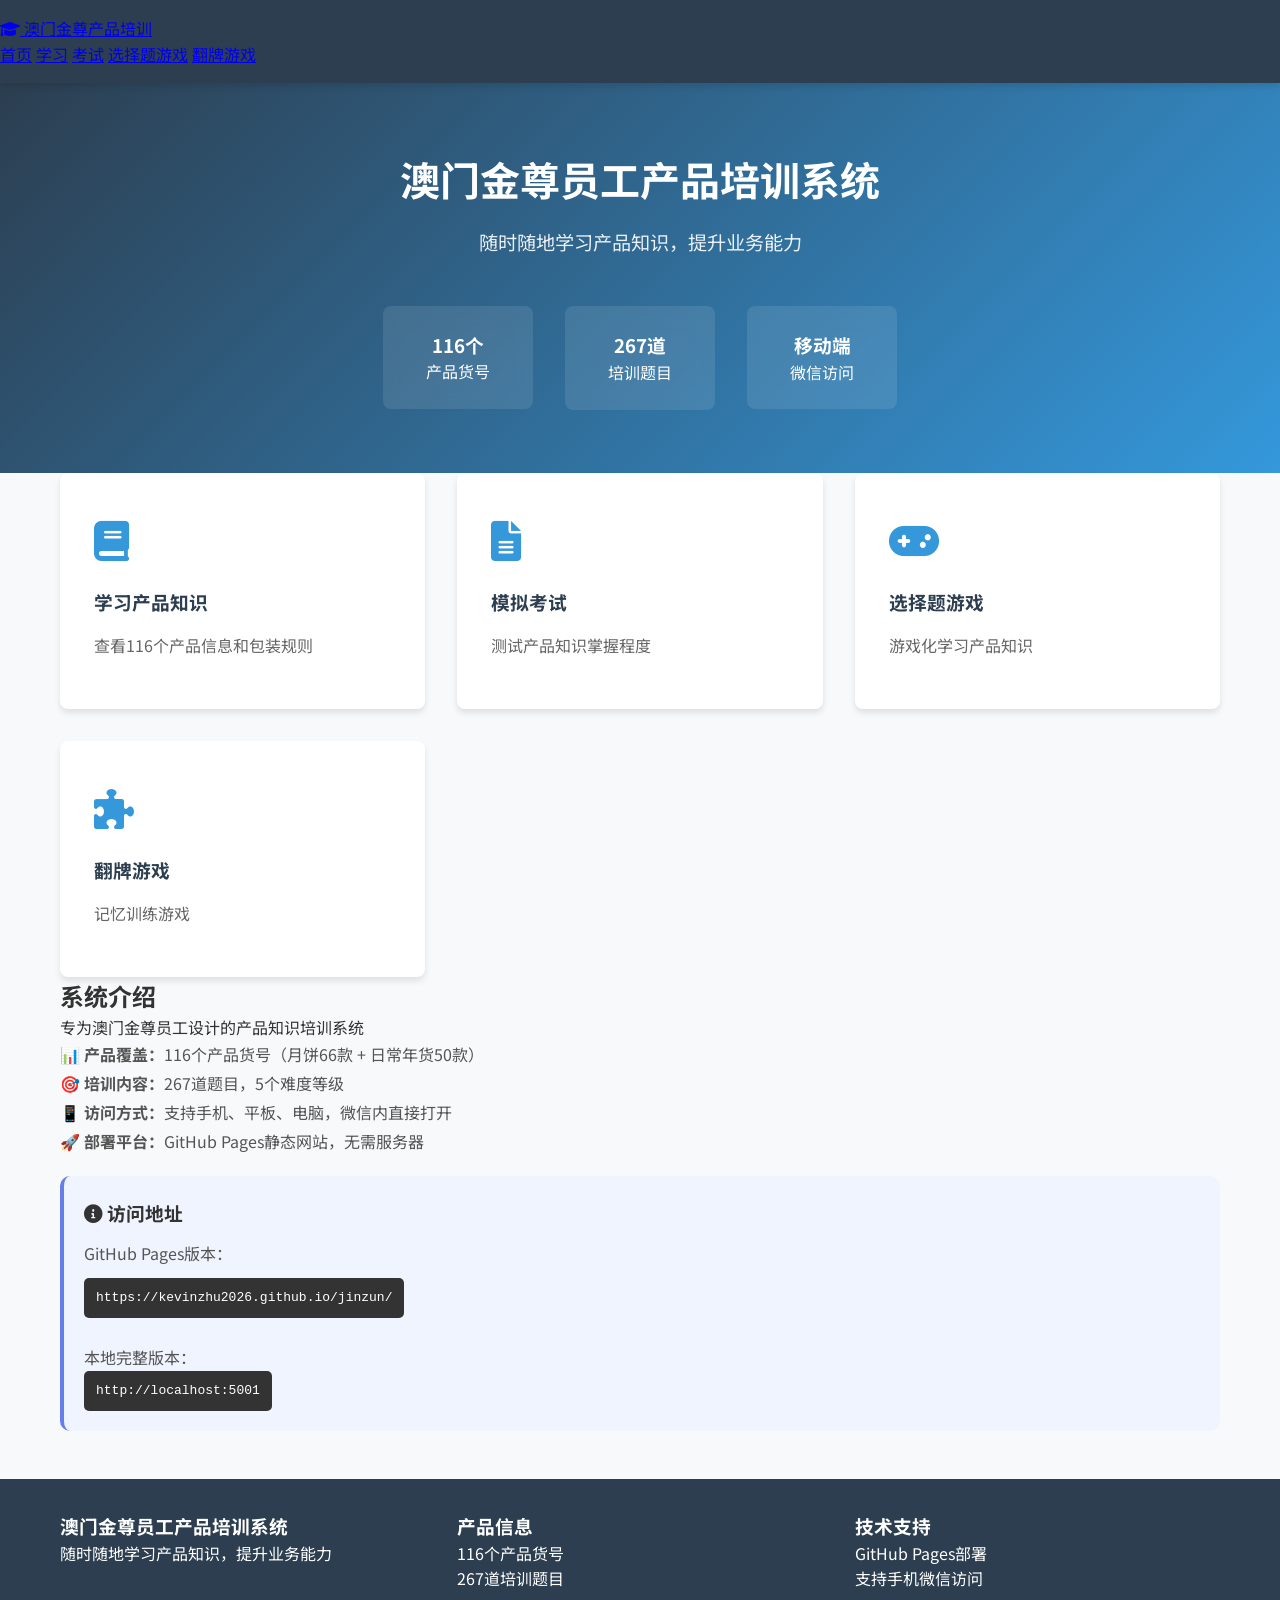
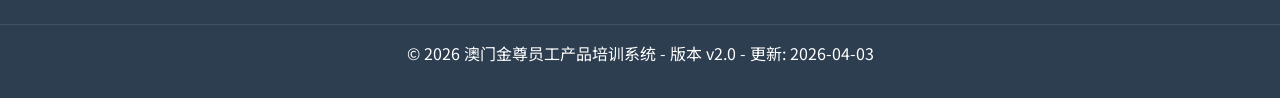
<file: index.html>
<!DOCTYPE html>
<html lang="zh-CN">
<head>
    <meta charset="UTF-8">
    <meta name="viewport" content="width=device-width, initial-scale=1.0">
    <title>澳门金尊员工产品培训系统</title>
    <!-- 第7行已修改：去掉static/css/，匹配根目录的style.css -->
    <link rel="stylesheet" href="style.css">
    <link rel="stylesheet" href="https://cdnjs.cloudflare.com/ajax/libs/font-awesome/6.0.0/css/all.min.css">
    <link href="https://fonts.googleapis.com/css2?family=Noto+Sans+SC:wght@300;400;500;700&display=swap" rel="stylesheet">
</head>
<body>
    <nav class="navbar">
        <div class="navbar-container">
            <a href="index.html" class="navbar-brand">
                <i class="fas fa-graduation-cap"></i>
                澳门金尊产品培训
            </a>
            <div class="navbar-menu">
                <a href="index.html" class="navbar-item active">首页</a>
                <a href="learn.html" class="navbar-item">学习</a>
                <a href="exam.html" class="navbar-item">考试</a>
                <a href="quiz.html" class="navbar-item">选择题游戏</a>
                <a href="game.html" class="navbar-item">翻牌游戏</a>
            </div>
        </div>
    </nav>
    
    <div class="hero">
        <div class="hero-content">
            <h1 class="hero-title">澳门金尊员工产品培训系统</h1>
            <p class="hero-subtitle">随时随地学习产品知识，提升业务能力</p>
            
            <div class="hero-stats">
                <div class="stat-card">
                    <h3>116个</h3>
                    <p>产品货号</p>
                </div>
                <div class="stat-card">
                    <h3>267道</h3>
                    <p>培训题目</p>
                </div>
                <div class="stat-card">
                    <h3>移动端</h3>
                    <p>微信访问</p>
                </div>
            </div>
        </div>
    </div>

    <div class="container">
        <div class="quick-start-grid">
            <a href="learn.html" class="quick-start-card">
                <div class="quick-start-icon">
                    <i class="fas fa-book"></i>
                </div>
                <h3>学习产品知识</h3>
                <p>查看116个产品信息和包装规则</p>
            </a>
            
            <a href="exam.html" class="quick-start-card">
                <div class="quick-start-icon">
                    <i class="fas fa-file-alt"></i>
                </div>
                <h3>模拟考试</h3>
                <p>测试产品知识掌握程度</p>
            </a>
            
            <a href="quiz.html" class="quick-start-card">
                <div class="quick-start-icon">
                    <i class="fas fa-gamepad"></i>
                </div>
                <h3>选择题游戏</h3>
                <p>游戏化学习产品知识</p>
            </a>
            
            <a href="game.html" class="quick-start-card">
                <div class="quick-start-icon">
                    <i class="fas fa-puzzle-piece"></i>
                </div>
                <h3>翻牌游戏</h3>
                <p>记忆训练游戏</p>
            </a>
        </div>
        
        <div class="content-container">
            <h2 class="content-title">系统介绍</h2>
            <p class="content-subtitle">专为澳门金尊员工设计的产品知识培训系统</p>
            
            <div style="line-height: 1.8; color: #555;">
                <p><strong>📊 产品覆盖：</strong>116个产品货号（月饼66款 + 日常年货50款）</p>
                <p><strong>🎯 培训内容：</strong>267道题目，5个难度等级</p>
                <p><strong>📱 访问方式：</strong>支持手机、平板、电脑，微信内直接打开</p>
                <p><strong>🚀 部署平台：</strong>GitHub Pages静态网站，无需服务器</p>
                
                <div style="background: #f0f4ff; padding: 20px; border-radius: 10px; margin: 20px 0; border-left: 4px solid #667eea;">
                    <h3 style="color: #333; margin-bottom: 10px;"><i class="fas fa-info-circle"></i> 访问地址</h3>
                    <p style="margin-bottom: 10px;">GitHub Pages版本：</p>
                    <code style="background: #333; color: white; padding: 8px 12px; border-radius: 5px; font-family: monospace; display: inline-block; margin-bottom: 10px;">
                        https://kevinzhu2026.github.io/jinzun/
                    </code>
                    <p style="margin-top: 15px;">本地完整版本：</p>
                    <code style="background: #333; color: white; padding: 8px 12px; border-radius: 5px; font-family: monospace; display: inline-block;">
                        http://localhost:5001
                    </code>
                </div>
            </div>
        </div>
    </div>
    
    <footer class="footer">
        <div class="footer-container">
            <div>
                <h3>澳门金尊员工产品培训系统</h3>
                <p>随时随地学习产品知识，提升业务能力</p>
            </div>
            <div>
                <h3>产品信息</h3>
                <p>116个产品货号</p>
                <p>267道培训题目</p>
            </div>
            <div>
                <h3>技术支持</h3>
                <p>GitHub Pages部署</p>
                <p>支持手机微信访问</p>
            </div>
        </div>
        <div class="footer-bottom">
            <p>© 2026 澳门金尊员工产品培训系统 - 版本 v2.0 - 更新: 2026-04-03</p>
        </div>
    </footer>
    
    <!-- JS引用已修改：去掉static/js/，匹配根目录的main.js -->
    <script src="main.js"></script>
</body>
</html>
</file>
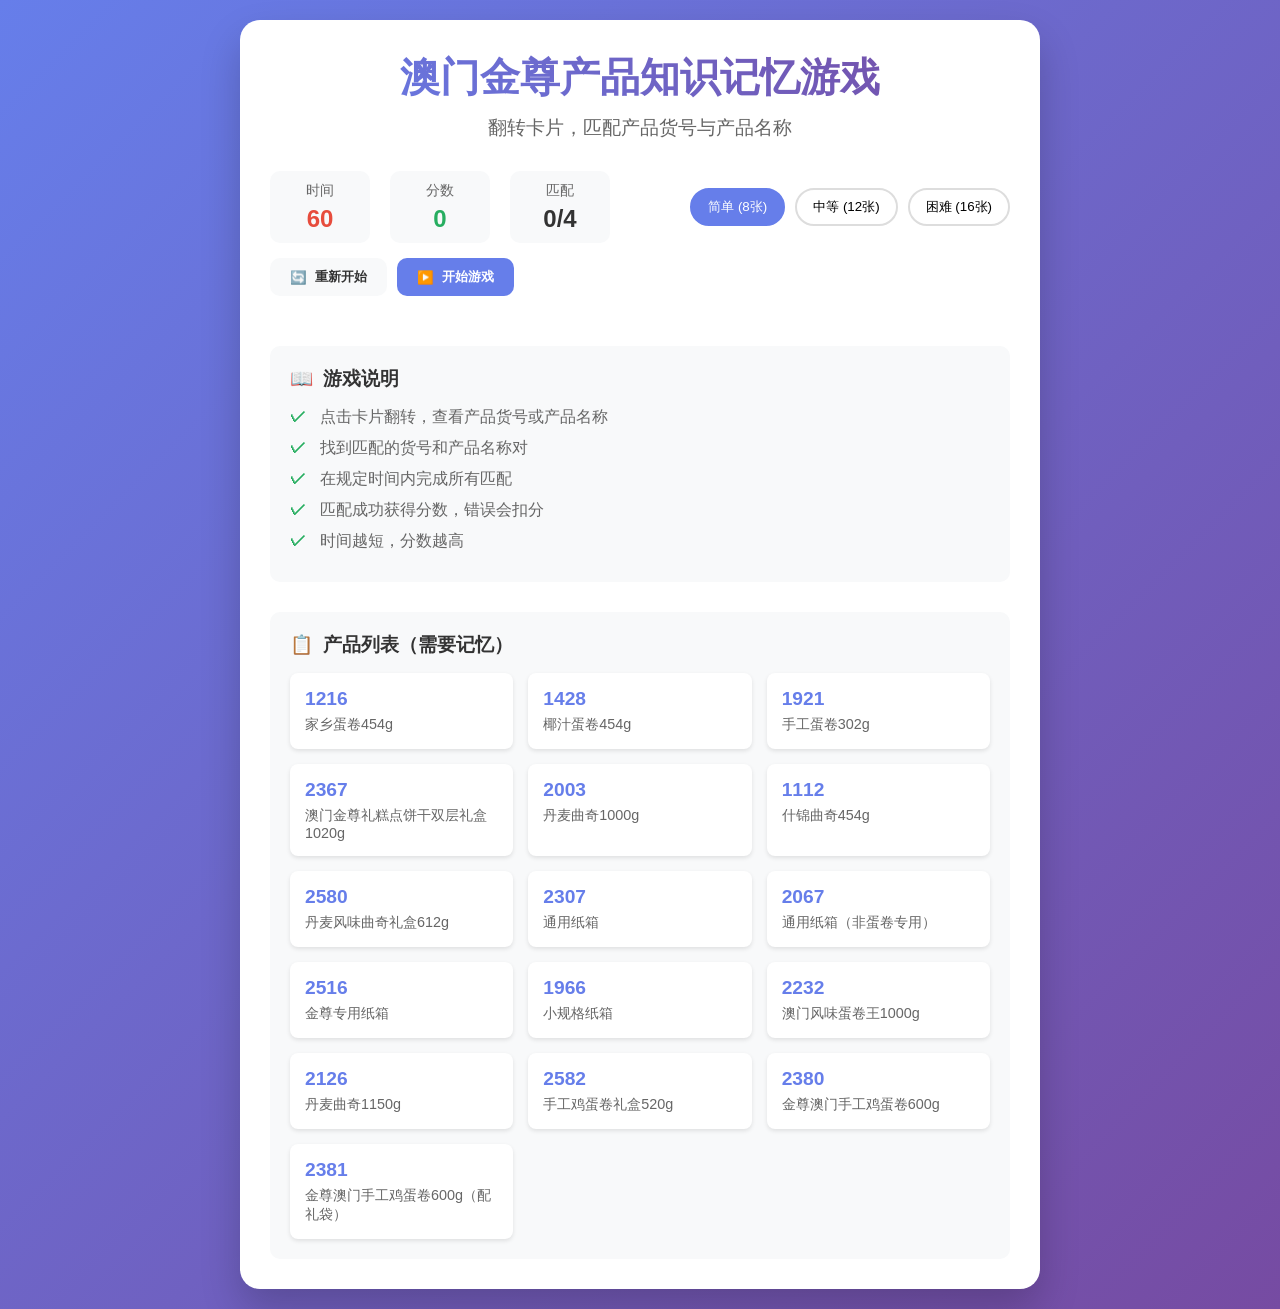
<file: game.html>
<!DOCTYPE html>
<html lang="zh-CN">
<head>
    <meta charset="UTF-8">
    <meta name="viewport" content="width=device-width, initial-scale=1.0">
    <title>澳门金尊产品知识记忆游戏</title>
    <style>
        * {
            margin: 0;
            padding: 0;
            box-sizing: border-box;
        }

        body {
            font-family: 'Arial', sans-serif;
            background: linear-gradient(135deg, #667eea 0%, #764ba2 100%);
            min-height: 100vh;
            display: flex;
            justify-content: center;
            align-items: center;
            padding: 20px;
        }

        .game-container {
            background: white;
            border-radius: 20px;
            box-shadow: 0 20px 40px rgba(0, 0, 0, 0.2);
            padding: 30px;
            max-width: 800px;
            width: 100%;
        }

        .game-header {
            text-align: center;
            margin-bottom: 30px;
        }

        .game-title {
            color: #333;
            font-size: 2.5rem;
            margin-bottom: 10px;
            background: linear-gradient(45deg, #667eea, #764ba2);
            -webkit-background-clip: text;
            -webkit-text-fill-color: transparent;
        }

        .game-subtitle {
            color: #666;
            font-size: 1.2rem;
        }

        .game-controls {
            display: flex;
            justify-content: space-between;
            align-items: center;
            margin-bottom: 20px;
            flex-wrap: wrap;
            gap: 15px;
        }

        .stats {
            display: flex;
            gap: 20px;
        }

        .stat-item {
            background: #f8f9fa;
            padding: 10px 20px;
            border-radius: 10px;
            text-align: center;
            min-width: 100px;
        }

        .stat-label {
            font-size: 0.9rem;
            color: #666;
            margin-bottom: 5px;
        }

        .stat-value {
            font-size: 1.5rem;
            font-weight: bold;
            color: #333;
        }

        #timer {
            color: #e74c3c;
        }

        #score {
            color: #27ae60;
        }

        .difficulty-selector {
            display: flex;
            gap: 10px;
            align-items: center;
        }

        .difficulty-btn {
            padding: 8px 16px;
            border: 2px solid #ddd;
            background: white;
            border-radius: 20px;
            cursor: pointer;
            transition: all 0.3s;
            font-weight: 500;
        }

        .difficulty-btn:hover {
            border-color: #667eea;
            color: #667eea;
        }

        .difficulty-btn.active {
            background: #667eea;
            color: white;
            border-color: #667eea;
        }

        .game-buttons {
            display: flex;
            gap: 10px;
        }

        .game-btn {
            padding: 10px 20px;
            border: none;
            border-radius: 10px;
            cursor: pointer;
            font-weight: bold;
            transition: all 0.3s;
            display: flex;
            align-items: center;
            gap: 8px;
        }

        .game-btn.primary {
            background: #667eea;
            color: white;
        }

        .game-btn.primary:hover {
            background: #5a67d8;
            transform: translateY(-2px);
        }

        .game-btn.secondary {
            background: #f8f9fa;
            color: #333;
        }

        .game-btn.secondary:hover {
            background: #e9ecef;
        }

        .game-board {
            display: grid;
            grid-template-columns: repeat(4, 1fr);
            gap: 15px;
            margin-bottom: 30px;
        }

        @media (max-width: 768px) {
            .game-board {
                grid-template-columns: repeat(3, 1fr);
            }
        }

        @media (max-width: 480px) {
            .game-board {
                grid-template-columns: repeat(2, 1fr);
            }
        }

        .card {
            aspect-ratio: 1;
            perspective: 1000px;
            cursor: pointer;
        }

        .card-inner {
            position: relative;
            width: 100%;
            height: 100%;
            text-align: center;
            transition: transform 0.6s;
            transform-style: preserve-3d;
            border-radius: 10px;
            box-shadow: 0 4px 8px rgba(0, 0, 0, 0.1);
        }

        .card.flipped .card-inner {
            transform: rotateY(180deg);
        }

        .card-front, .card-back {
            position: absolute;
            width: 100%;
            height: 100%;
            -webkit-backface-visibility: hidden;
            backface-visibility: hidden;
            border-radius: 10px;
            display: flex;
            justify-content: center;
            align-items: center;
            padding: 15px;
        }

        .card-front {
            background: linear-gradient(135deg, #667eea, #764ba2);
            color: white;
            font-size: 2rem;
            font-weight: bold;
        }

        .card-back {
            background: white;
            color: #333;
            transform: rotateY(180deg);
            font-size: 1.2rem;
            text-align: center;
            border: 2px solid #667eea;
            flex-direction: column;
            gap: 5px;
        }

        .card-code {
            font-size: 1.5rem;
            font-weight: bold;
            color: #667eea;
        }

        .card-name {
            font-size: 0.9rem;
            color: #666;
        }

        .card.matched {
            opacity: 0.7;
            cursor: default;
        }

        .card.matched .card-back {
            background: #d4edda;
            border-color: #27ae60;
        }

        .game-result {
            text-align: center;
            padding: 30px;
            background: #f8f9fa;
            border-radius: 15px;
            margin-top: 20px;
            display: none;
        }

        .result-title {
            font-size: 2rem;
            color: #333;
            margin-bottom: 20px;
        }

        .result-stats {
            display: grid;
            grid-template-columns: repeat(3, 1fr);
            gap: 20px;
            margin-bottom: 30px;
        }

        .result-stat {
            background: white;
            padding: 20px;
            border-radius: 10px;
            box-shadow: 0 4px 6px rgba(0, 0, 0, 0.1);
        }

        .result-stat-value {
            font-size: 2rem;
            font-weight: bold;
            color: #667eea;
            margin-bottom: 5px;
        }

        .result-stat-label {
            color: #666;
            font-size: 0.9rem;
        }

        .result-message {
            font-size: 1.2rem;
            color: #666;
            margin-bottom: 30px;
            line-height: 1.6;
        }

        .result-buttons {
            display: flex;
            justify-content: center;
            gap: 15px;
        }

        .instructions {
            background: #f8f9fa;
            padding: 20px;
            border-radius: 10px;
            margin-top: 30px;
        }

        .instructions h3 {
            color: #333;
            margin-bottom: 15px;
            display: flex;
            align-items: center;
            gap: 10px;
        }

        .instructions ul {
            list-style: none;
            padding-left: 0;
        }

        .instructions li {
            margin-bottom: 10px;
            padding-left: 30px;
            position: relative;
            color: #666;
        }

        .instructions li:before {
            content: "✓";
            position: absolute;
            left: 0;
            color: #27ae60;
            font-weight: bold;
        }

        .product-list {
            margin-top: 30px;
            background: #f8f9fa;
            padding: 20px;
            border-radius: 10px;
        }

        .product-list h3 {
            color: #333;
            margin-bottom: 15px;
            display: flex;
            align-items: center;
            gap: 10px;
        }

        .product-grid {
            display: grid;
            grid-template-columns: repeat(auto-fill, minmax(200px, 1fr));
            gap: 15px;
        }

        .product-item {
            background: white;
            padding: 15px;
            border-radius: 8px;
            box-shadow: 0 2px 4px rgba(0, 0, 0, 0.1);
        }

        .product-code {
            font-weight: bold;
            color: #667eea;
            font-size: 1.2rem;
            margin-bottom: 5px;
        }

        .product-name {
            color: #666;
            font-size: 0.9rem;
        }
    </style>
</head>
<body>
    <div class="game-container">
        <!-- 游戏标题 -->
        <div class="game-header">
            <h1 class="game-title">澳门金尊产品知识记忆游戏</h1>
            <p class="game-subtitle">翻转卡片，匹配产品货号与产品名称</p>
        </div>

        <!-- 游戏控制 -->
        <div class="game-controls">
            <div class="stats">
                <div class="stat-item">
                    <div class="stat-label">时间</div>
                    <div class="stat-value" id="timer">60</div>
                </div>
                <div class="stat-item">
                    <div class="stat-label">分数</div>
                    <div class="stat-value" id="score">0</div>
                </div>
                <div class="stat-item">
                    <div class="stat-label">匹配</div>
                    <div class="stat-value" id="matches">0/8</div>
                </div>
            </div>

            <div class="difficulty-selector">
                <button class="difficulty-btn active" data-level="easy">简单 (8张)</button>
                <button class="difficulty-btn" data-level="medium">中等 (12张)</button>
                <button class="difficulty-btn" data-level="hard">困难 (16张)</button>
            </div>

            <div class="game-buttons">
                <button class="game-btn secondary" id="btnRestart">
                    <span>🔄</span> 重新开始
                </button>
                <button class="game-btn primary" id="btnStart">
                    <span>▶️</span> 开始游戏
                </button>
            </div>
        </div>

        <!-- 游戏棋盘 -->
        <div class="game-board" id="gameBoard">
            <!-- 卡片由JavaScript动态生成 -->
        </div>

        <!-- 游戏结果 -->
        <div class="game-result" id="gameResult">
            <h2 class="result-title">游戏结束！</h2>
            
            <div class="result-stats">
                <div class="result-stat">
                    <div class="result-stat-value" id="finalScore">0</div>
                    <div class="result-stat-label">最终分数</div>
                </div>
                <div class="result-stat">
                    <div class="result-stat-value" id="finalTime">0s</div>
                    <div class="result-stat-label">用时</div>
                </div>
                <div class="result-stat">
                    <div class="result-stat-value" id="finalMoves">0</div>
                    <div class="result-stat-label">移动次数</div>
                </div>
            </div>

            <div class="result-message" id="resultMessage">
                继续努力，下次会更好！
            </div>

            <div class="result-buttons">
                <button class="game-btn secondary" id="btnPlayAgain">
                    <span>🔄</span> 再玩一次
                </button>
                <button class="game-btn primary" id="btnNextLevel">
                    <span>🚀</span> 下一难度
                </button>
            </div>
        </div>

        <!-- 游戏说明 -->
        <div class="instructions">
            <h3><span>📖</span> 游戏说明</h3>
            <ul>
                <li>点击卡片翻转，查看产品货号或产品名称</li>
                <li>找到匹配的货号和产品名称对</li>
                <li>在规定时间内完成所有匹配</li>
                <li>匹配成功获得分数，错误会扣分</li>
                <li>时间越短，分数越高</li>
            </ul>
        </div>

        <!-- 产品列表 -->
        <div class="product-list">
            <h3><span>📋</span> 产品列表（需要记忆）</h3>
            <div class="product-grid" id="productList">
                <!-- 产品列表由JavaScript动态生成 -->
            </div>
        </div>
    </div>

    <script>
        // 产品数据库
        const products = [
            { code: "1216", name: "家乡蛋卷454g" },
            { code: "1428", name: "椰汁蛋卷454g" },
            { code: "1921", name: "手工蛋卷302g" },
            { code: "2367", name: "澳门金尊礼糕点饼干双层礼盒1020g" },
            { code: "2003", name: "丹麦曲奇1000g" },
            { code: "1112", name: "什锦曲奇454g" },
            { code: "2580", name: "丹麦风味曲奇礼盒612g" },
            { code: "2307", name: "通用纸箱" },
            { code: "2067", name: "通用纸箱（非蛋卷专用）" },
            { code: "2516", name: "金尊专用纸箱" },
            { code: "1966", name: "小规格纸箱" },
            { code: "2232", name: "澳门风味蛋卷王1000g" },
            { code: "2126", name: "丹麦曲奇1150g" },
            { code: "2582", name: "手工鸡蛋卷礼盒520g" },
            { code: "2380", name: "金尊澳门手工鸡蛋卷600g" },
            { code: "2381", name: "金尊澳门手工鸡蛋卷600g（配礼袋）" }
        ];

        // 游戏状态
        let gameState = {
            difficulty: 'easy',
            isPlaying: false,
            timer: 60,
            score: 0,
            matches: 0,
            totalPairs: 4,
            flippedCards: [],
            matchedCards: new Set(),
            moves: 0,
            timerInterval: null
        };

        // DOM元素
        const gameBoard = document.getElementById('gameBoard');
        const timerElement = document.getElementById('timer');
        const scoreElement = document.getElementById('score');
        const matchesElement = document.getElementById('matches');
        const gameResult = document.getElementById('gameResult');
        const productList = document.getElementById('productList');

        // 初始化游戏
        function initGame() {
            // 显示产品列表
            displayProductList();
            
            // 设置难度
            setDifficulty('easy');
            
            // 绑定事件
            bindEvents();
        }

        // 显示产品列表
        function displayProductList() {
            productList.innerHTML = '';
            products.forEach(product => {
                const productItem = document.createElement('div');
                productItem.className = 'product-item';
                productItem.innerHTML = `
                    <div class="product-code">${product.code}</div>
                    <div class="product-name">${product.name}</div>
                `;
                productList.appendChild(productItem);
            });
        }

        // 设置难度
        function setDifficulty(level) {
            gameState.difficulty = level;
            
            // 更新按钮状态
            document.querySelectorAll('.difficulty-btn').forEach(btn => {
                btn.classList.remove('active');
                if (btn.dataset.level === level) {
                    btn.classList.add('active');
                }
            });
            
            // 设置卡片数量
            switch(level) {
                case 'easy':
                    gameState.totalPairs = 4;
                    gameState.timer = 60;
                    break;
                case 'medium':
                    gameState.totalPairs = 6;
                    gameState.timer = 90;
                    break;
                case 'hard':
                    gameState.totalPairs = 8;
                    gameState.timer = 120;
                    break;
            }
            
            // 更新显示
            timerElement.textContent = gameState.timer;
            matchesElement.textContent = `0/${gameState.totalPairs}`;
        }

        // 绑定事件
        function bindEvents() {
            // 难度选择
            document.querySelectorAll('.difficulty-btn').forEach(btn => {
                btn.addEventListener('click', () => {
                    if (!gameState.isPlaying) {
                        setDifficulty(btn.dataset.level);
                    }
                });
            });
            
            // 开始游戏
            document.getElementById('btnStart').addEventListener('click', startGame);
            
            // 重新开始
            document.getElementById('btnRestart').addEventListener('click', restartGame);
            
            // 再玩一次
            document.getElementById('btnPlayAgain').addEventListener('click', restartGame);
            
            // 下一难度
            document.getElementById('btnNextLevel').addEventListener('click', nextLevel);
        }

        // 开始游戏
        function startGame() {
            if (gameState.isPlaying) return;
            
            gameState.isPlaying = true;
            gameState.score = 0;
            gameState.matches = 0;
            gameState.moves = 0;
            gameState.flippedCards = [];
            gameState.matchedCards.clear();
            
            // 更新显示
            scoreElement.textContent = '0';
            matchesElement.textContent = `0/${gameState.totalPairs}`;
            
            // 创建卡片
            createCards();
            
            // 开始计时器
            startTimer();
            
            // 隐藏结果
            gameResult.style.display = 'none';
            
            // 禁用开始按钮
            document.getElementById('btnStart').disabled = true;
            document.getElementById('btnStart').innerHTML = '<span>⏸️</span> 游戏中';
        }

        // 创建卡片
        function createCards() {
            gameBoard.innerHTML = '';
            
            // 选择产品
            const selectedProducts = getRandomProducts(gameState.totalPairs);
            
            // 创建卡片对
            let cards = [];
            selectedProducts.forEach(product => {
                // 货号卡片
                cards.push({
                    type: 'code',
                    value: product.code,
                    pair: product.name
                });
                
                // 产品名称卡片
                cards.push({
                    type: 'name',
                    value: product.name,
                    pair: product.code
                });
            });
            
            // 洗牌
            cards = shuffleArray(cards);
            
            // 创建卡片元素
            cards.forEach((card, index) => {
                const cardElement = document.createElement('div');
                cardElement.className = 'card';
                cardElement.dataset.index = index;
                cardElement.dataset.type = card.type;
                cardElement.dataset.value = card.value;
                cardElement.dataset.pair = card.pair;
                
                cardElement.innerHTML = `
                    <div class="card-inner">
                        <div class="card-front">
                            ?
                        </div>
                        <div class="card-back">
                            ${card.type === 'code' ? 
                                `<div class="card-code">${card.value}</div>` : 
                                `<div class="card-name">${card.value}</div>`
                            }
                        </div>
                    </div>
                `;
                
                cardElement.addEventListener('click', () => flipCard(cardElement));
                gameBoard.appendChild(cardElement);
            });
        }

        // 获取随机产品
        function getRandomProducts(count) {
            const shuffled = shuffleArray([...products]);
            return shuffled.slice(0, count);
        }

        // 洗牌算法
        function shuffleArray(array) {
            const newArray = [...array];
            for (let i = newArray.length - 1; i > 0; i--) {
                const j = Math.floor(Math.random() * (i + 1));
                [newArray[i], newArray[j]] = [newArray[j], newArray[i]];
            }
            return newArray;
        }

        // 翻转卡片
        function flipCard(cardElement) {
            if (!gameState.isPlaying) return;
            if (cardElement.classList.contains('flipped')) return;
            if (cardElement.classList.contains('matched')) return;
            if (gameState.flippedCards.length >= 2) return;
            
            // 翻转卡片
            cardElement.classList.add('flipped');
            gameState.flippedCards.push(cardElement);
            
            // 如果有两张卡片被翻转，检查是否匹配
            if (gameState.flippedCards.length === 2) {
                gameState.moves++;
                checkMatch();
            }
        }

        // 检查匹配
        function checkMatch() {
            const [card1, card2] = gameState.flippedCards;
            const type1 = card1.dataset.type;
            const type2 = card2.dataset.type;
            const value1 = card1.dataset.value;
            const value2 = card2.dataset.value;
            const pair1 = card1.dataset.pair;
            const pair2 = card2.dataset.pair;
            
            // 检查是否匹配（一个货号，一个对应的产品名称）
            const isMatch = (
                (type1 === 'code' && type2 === 'name' && value1 === pair2 && value2 === pair1) ||
                (type1 === 'name' && type2 === 'code' && value1 === pair2 && value2 === pair1)
            );
            
            if (isMatch) {
                // 匹配成功
                card1.classList.add('matched');
                card2.classList.add('matched');
                gameState.matchedCards.add(card1.dataset.index);
                gameState.matchedCards.add(card2.dataset.index);
                
                // 增加分数
                gameState.score += 100;
                gameState.matches++;
                
                // 更新显示
                scoreElement.textContent = gameState.score;
                matchesElement.textContent = `${gameState.matches}/${gameState.totalPairs}`;
                
                // 检查游戏是否结束
                if (gameState.matches === gameState.totalPairs) {
                    endGame(true);
                }
                
                // 清空翻转卡片
                gameState.flippedCards = [];
            } else {
                // 匹配失败
                gameState.score = Math.max(0, gameState.score - 20);
                scoreElement.textContent = gameState.score;
                
                // 延迟后翻转回来
                setTimeout(() => {
                    card1.classList.remove('flipped');
                    card2.classList.remove('flipped');
                    gameState.flippedCards = [];
                }, 1000);
            }
        }

        // 开始计时器
        function startTimer() {
            clearInterval(gameState.timerInterval);
            
            gameState.timerInterval = setInterval(() => {
                gameState.timer--;
                timerElement.textContent = gameState.timer;
                
                // 时间到
                if (gameState.timer <= 0) {
                    endGame(false);
                }
            }, 1000);
        }

        // 结束游戏
        function endGame(isWin) {
            clearInterval(gameState.timerInterval);
            gameState.isPlaying = false;
            
            // 更新结果
            document.getElementById('finalScore').textContent = gameState.score;
            document.getElementById('finalTime').textContent = `${60 - gameState.timer}s`;
            document.getElementById('finalMoves').textContent = gameState.moves;
            
            // 设置结果消息
            const messageElement = document.getElementById('resultMessage');
            if (isWin) {
                messageElement.textContent = getWinMessage(gameState.score, gameState.moves);
                messageElement.style.color = '#27ae60';
            } else {
                messageElement.textContent = '时间到！继续努力，下次会更好！';
                messageElement.style.color = '#e74c3c';
            }
            
            // 显示结果
            gameResult.style.display = 'block';
            
            // 启用开始按钮
            document.getElementById('btnStart').disabled = false;
            document.getElementById('btnStart').innerHTML = '<span>▶️</span> 开始游戏';
        }

        // 获取胜利消息
        function getWinMessage(score, moves) {
            if (score >= 400 && moves <= gameState.totalPairs + 2) {
                return '太棒了！你是产品知识专家！🎯';
            } else if (score >= 300) {
                return '做得很好！对产品非常熟悉！👍';
            } else {
                return '不错！继续练习会更好！💪';
            }
        }

        // 重新开始游戏
        function restartGame() {
            // 重置状态
            gameState.timer = getTimerByDifficulty();
            gameState.isPlaying = false;
            
            // 更新显示
            timerElement.textContent = gameState.timer;
            scoreElement.textContent = '0';
            matchesElement.textContent = `0/${gameState.totalPairs}`;
            
            // 隐藏结果
            gameResult.style.display = 'none';
            
            // 清空棋盘
            gameBoard.innerHTML = '';
            
            // 清除计时器
            clearInterval(gameState.timerInterval);
            
            // 启用开始按钮
            document.getElementById('btnStart').disabled = false;
            document.getElementById('btnStart').innerHTML = '<span>▶️</span> 开始游戏';
        }

        // 下一难度
        function nextLevel() {
            const difficulties = ['easy', 'medium', 'hard'];
            const currentIndex = difficulties.indexOf(gameState.difficulty);
            const nextIndex = (currentIndex + 1) % difficulties.length;
            
            setDifficulty(difficulties[nextIndex]);
            restartGame();
        }

        // 根据难度获取时间
        function getTimerByDifficulty() {
            switch(gameState.difficulty) {
                case 'easy': return 60;
                case 'medium': return 90;
                case 'hard': return 120;
                default: return 60;
            }
        }

        // 页面加载完成后初始化游戏
        document.addEventListener('DOMContentLoaded', initGame);
    </script>
</body>
</html>
</file>
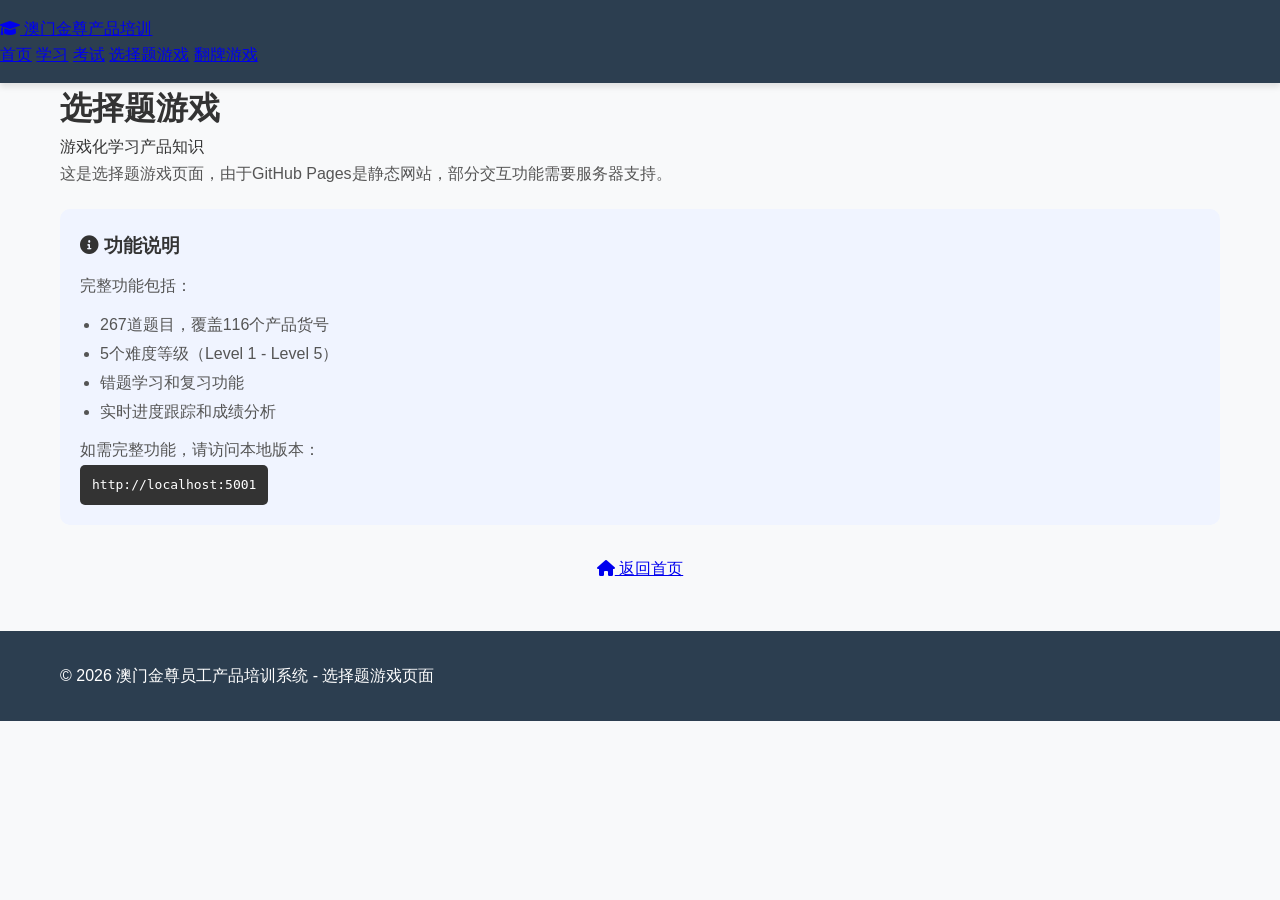
<file: quiz.html>
<!DOCTYPE html>
<html lang="zh-CN">
<head>
    <meta charset="UTF-8">
    <meta name="viewport" content="width=device-width, initial-scale=1.0">
    <title>选择题游戏 - 澳门金尊员工产品培训系统</title>
    <link rel="stylesheet" href="style.css">
    <link rel="stylesheet" href="https://cdnjs.cloudflare.com/ajax/libs/font-awesome/6.0.0/css/all.min.css">
</head>
<body>
    <nav class="navbar">
        <div class="navbar-container">
            <a href="index.html" class="navbar-brand">
                <i class="fas fa-graduation-cap"></i>
                澳门金尊产品培训
            </a>
            <div class="navbar-menu">
                <a href="index.html" class="navbar-item">首页</a>
                <a href="learn.html" class="navbar-item">学习</a>
                <a href="exam.html" class="navbar-item">考试</a>
                <a href="quiz.html" class="navbar-item active">选择题游戏</a>
                <a href="game.html" class="navbar-item">翻牌游戏</a>
            </div>
        </div>
    </nav>
    
    <div class="container">
        <div class="content-container">
            <h1 class="content-title">选择题游戏</h1>
            <p class="content-subtitle">游戏化学习产品知识</p>
            
            <div style="line-height: 1.8; color: #555;">
                <p>这是选择题游戏页面，由于GitHub Pages是静态网站，部分交互功能需要服务器支持。</p>
                
                <div style="background: #f0f4ff; padding: 20px; border-radius: 10px; margin: 20px 0;">
                    <h3 style="color: #333; margin-bottom: 10px;"><i class="fas fa-info-circle"></i> 功能说明</h3>
                    <p>完整功能包括：</p>
                    <ul style="margin: 10px 0 10px 20px;">
                        <li>267道题目，覆盖116个产品货号</li>
                        <li>5个难度等级（Level 1 - Level 5）</li>
                        <li>错题学习和复习功能</li>
                        <li>实时进度跟踪和成绩分析</li>
                    </ul>
                    <p>如需完整功能，请访问本地版本：</p>
                    <code style="background: #333; color: white; padding: 8px 12px; border-radius: 5px; font-family: monospace; display: inline-block;">
                        http://localhost:5001
                    </code>
                </div>
                
                <div style="text-align: center; margin: 30px 0;">
                    <a href="index.html" class="btn btn-primary">
                        <i class="fas fa-home"></i> 返回首页
                    </a>
                </div>
            </div>
        </div>
    </div>
    
    <footer class="footer">
        <div class="footer-container">
            <p>© 2026 澳门金尊员工产品培训系统 - 选择题游戏页面</p>
        </div>
    </footer>
    
    <script src="main.js"></script>
</body>
</html>
</file>
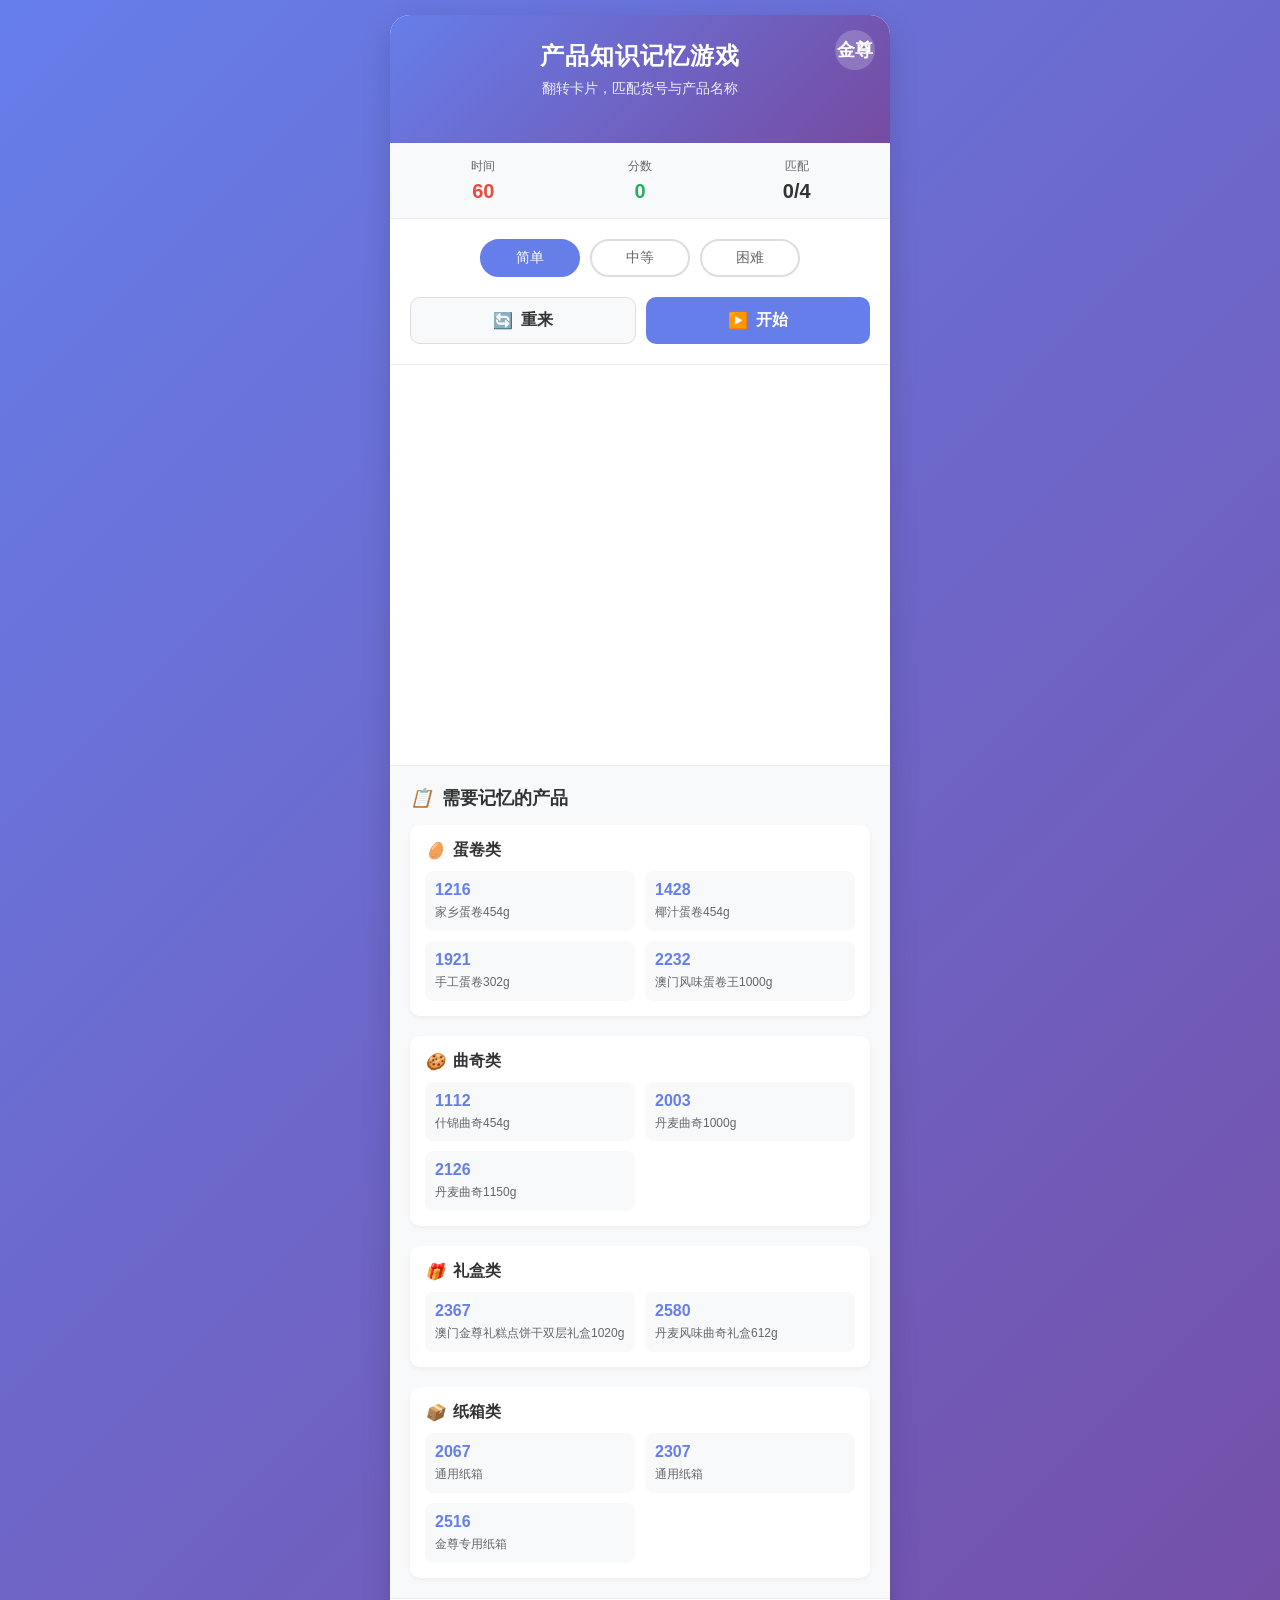
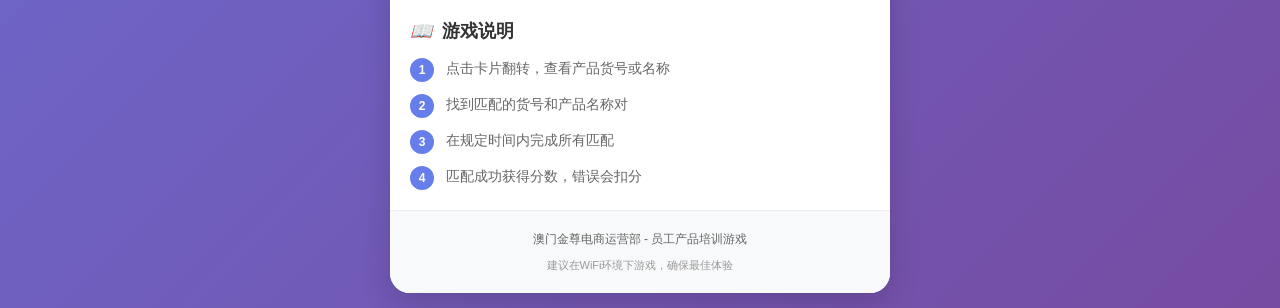
<file: wechat_game.html>
<!DOCTYPE html>
<html lang="zh-CN">
<head>
    <meta charset="UTF-8">
    <meta name="viewport" content="width=device-width, initial-scale=1.0, maximum-scale=1.0, user-scalable=no">
    <title>澳门金尊产品知识记忆游戏</title>
    <meta name="description" content="翻转卡片，匹配产品货号和产品名称，轻松记忆澳门金尊产品知识">
    <meta name="keywords" content="澳门金尊,产品知识,记忆游戏,员工培训,货号识别">
    <style>
        /* 基础重置 */
        * {
            margin: 0;
            padding: 0;
            box-sizing: border-box;
            -webkit-tap-highlight-color: transparent;
        }

        body {
            font-family: -apple-system, BlinkMacSystemFont, 'Segoe UI', 'PingFang SC', 'Hiragino Sans GB', 'Microsoft YaHei', sans-serif;
            background: linear-gradient(135deg, #667eea 0%, #764ba2 100%);
            min-height: 100vh;
            padding: 15px;
            color: #333;
            overflow-x: hidden;
        }

        /* 游戏容器 */
        .game-container {
            background: white;
            border-radius: 20px;
            box-shadow: 0 10px 30px rgba(0, 0, 0, 0.15);
            overflow: hidden;
            max-width: 500px;
            margin: 0 auto;
        }

        /* 游戏头部 */
        .game-header {
            background: linear-gradient(135deg, #667eea 0%, #764ba2 100%);
            color: white;
            padding: 25px 20px;
            text-align: center;
            position: relative;
        }

        .game-title {
            font-size: 24px;
            font-weight: 700;
            margin-bottom: 8px;
            letter-spacing: 1px;
        }

        .game-subtitle {
            font-size: 14px;
            opacity: 0.9;
            margin-bottom: 20px;
        }

        .company-logo {
            position: absolute;
            top: 15px;
            right: 15px;
            background: rgba(255, 255, 255, 0.2);
            width: 40px;
            height: 40px;
            border-radius: 50%;
            display: flex;
            align-items: center;
            justify-content: center;
            font-weight: bold;
            font-size: 18px;
        }

        /* 游戏状态栏 */
        .game-stats {
            display: flex;
            justify-content: space-around;
            padding: 15px;
            background: #f8f9fa;
            border-bottom: 1px solid #eee;
        }

        .stat-item {
            text-align: center;
            flex: 1;
        }

        .stat-label {
            font-size: 12px;
            color: #666;
            margin-bottom: 5px;
        }

        .stat-value {
            font-size: 20px;
            font-weight: 700;
            color: #333;
        }

        #timer {
            color: #e74c3c;
        }

        #score {
            color: #27ae60;
        }

        /* 游戏控制 */
        .game-controls {
            padding: 20px;
            background: white;
            border-bottom: 1px solid #eee;
        }

        .difficulty-selector {
            display: flex;
            justify-content: center;
            gap: 10px;
            margin-bottom: 20px;
        }

        .difficulty-btn {
            padding: 8px 16px;
            border: 2px solid #ddd;
            background: white;
            border-radius: 20px;
            font-size: 14px;
            font-weight: 500;
            color: #666;
            cursor: pointer;
            transition: all 0.3s;
            flex: 1;
            max-width: 100px;
        }

        .difficulty-btn.active {
            background: #667eea;
            color: white;
            border-color: #667eea;
        }

        .game-buttons {
            display: flex;
            gap: 10px;
        }

        .game-btn {
            flex: 1;
            padding: 12px;
            border: none;
            border-radius: 10px;
            font-size: 16px;
            font-weight: 600;
            cursor: pointer;
            display: flex;
            align-items: center;
            justify-content: center;
            gap: 8px;
            transition: all 0.3s;
        }

        .game-btn.primary {
            background: #667eea;
            color: white;
        }

        .game-btn.primary:active {
            background: #5a67d8;
            transform: scale(0.98);
        }

        .game-btn.secondary {
            background: #f8f9fa;
            color: #333;
            border: 1px solid #ddd;
        }

        .game-btn.secondary:active {
            background: #e9ecef;
            transform: scale(0.98);
        }

        /* 游戏棋盘 */
        .game-board {
            padding: 20px;
            display: grid;
            grid-template-columns: repeat(4, 1fr);
            gap: 12px;
            min-height: 400px;
        }

        /* 卡片样式 */
        .card {
            aspect-ratio: 3/4;
            perspective: 1000px;
            cursor: pointer;
        }

        .card-inner {
            position: relative;
            width: 100%;
            height: 100%;
            text-align: center;
            transition: transform 0.6s;
            transform-style: preserve-3d;
            border-radius: 10px;
            box-shadow: 0 4px 8px rgba(0, 0, 0, 0.1);
        }

        .card.flipped .card-inner {
            transform: rotateY(180deg);
        }

        .card-front, .card-back {
            position: absolute;
            width: 100%;
            height: 100%;
            -webkit-backface-visibility: hidden;
            backface-visibility: hidden;
            border-radius: 10px;
            display: flex;
            flex-direction: column;
            justify-content: center;
            align-items: center;
            padding: 10px;
        }

        .card-front {
            background: linear-gradient(135deg, #667eea, #764ba2);
            color: white;
        }

        .card-front .card-icon {
            font-size: 28px;
            margin-bottom: 10px;
        }

        .card-front .card-text {
            font-size: 14px;
            font-weight: 600;
        }

        .card-back {
            background: white;
            transform: rotateY(180deg);
            border: 2px solid #667eea;
        }

        .card-back.code {
            background: #e3f2fd;
            border-color: #2196f3;
        }

        .card-back.name {
            background: #f3e5f5;
            border-color: #9c27b0;
        }

        .card-type {
            font-size: 12px;
            color: #666;
            margin-bottom: 5px;
            text-transform: uppercase;
            letter-spacing: 1px;
        }

        .card-value {
            font-size: 16px;
            font-weight: 700;
            color: #333;
            text-align: center;
            line-height: 1.4;
        }

        .card.matched {
            opacity: 0.7;
            cursor: default;
        }

        .card.matched .card-back {
            background: #d4edda;
            border-color: #27ae60;
        }

        /* 游戏结果 */
        .game-result {
            padding: 30px 20px;
            background: white;
            text-align: center;
            display: none;
        }

        .result-title {
            font-size: 24px;
            font-weight: 700;
            color: #333;
            margin-bottom: 20px;
        }

        .result-stats {
            display: grid;
            grid-template-columns: repeat(3, 1fr);
            gap: 15px;
            margin-bottom: 25px;
        }

        .result-stat {
            background: #f8f9fa;
            padding: 15px;
            border-radius: 10px;
        }

        .result-stat-value {
            font-size: 24px;
            font-weight: 700;
            color: #667eea;
            margin-bottom: 5px;
        }

        .result-stat-label {
            font-size: 12px;
            color: #666;
        }

        .result-message {
            font-size: 16px;
            color: #666;
            margin-bottom: 25px;
            line-height: 1.6;
            padding: 0 10px;
        }

        .result-buttons {
            display: flex;
            gap: 10px;
        }

        /* 产品列表 */
        .product-list {
            padding: 20px;
            background: #f8f9fa;
            border-top: 1px solid #eee;
        }

        .product-list-title {
            font-size: 18px;
            font-weight: 600;
            color: #333;
            margin-bottom: 15px;
            display: flex;
            align-items: center;
            gap: 10px;
        }

        .product-list-title i {
            color: #667eea;
        }

        .product-categories {
            display: flex;
            flex-direction: column;
            gap: 20px;
        }

        .product-category {
            background: white;
            padding: 15px;
            border-radius: 10px;
            box-shadow: 0 2px 4px rgba(0, 0, 0, 0.05);
        }

        .category-title {
            font-size: 16px;
            font-weight: 600;
            color: #333;
            margin-bottom: 10px;
            display: flex;
            align-items: center;
            gap: 8px;
        }

        .category-title i {
            color: #667eea;
        }

        .product-items {
            display: grid;
            grid-template-columns: repeat(2, 1fr);
            gap: 10px;
        }

        .product-item {
            background: #f8f9fa;
            padding: 10px;
            border-radius: 8px;
            display: flex;
            flex-direction: column;
            gap: 5px;
        }

        .product-code {
            font-size: 16px;
            font-weight: 700;
            color: #667eea;
        }

        .product-name {
            font-size: 12px;
            color: #666;
            line-height: 1.4;
        }

        /* 游戏说明 */
        .game-instructions {
            padding: 20px;
            background: white;
            border-top: 1px solid #eee;
        }

        .instructions-title {
            font-size: 18px;
            font-weight: 600;
            color: #333;
            margin-bottom: 15px;
            display: flex;
            align-items: center;
            gap: 10px;
        }

        .instructions-list {
            display: flex;
            flex-direction: column;
            gap: 12px;
        }

        .instruction-item {
            display: flex;
            align-items: flex-start;
            gap: 12px;
        }

        .instruction-icon {
            background: #667eea;
            color: white;
            width: 24px;
            height: 24px;
            border-radius: 50%;
            display: flex;
            align-items: center;
            justify-content: center;
            font-size: 12px;
            font-weight: 600;
            flex-shrink: 0;
        }

        .instruction-text {
            font-size: 14px;
            color: #666;
            line-height: 1.5;
        }

        /* 页脚 */
        .game-footer {
            padding: 20px;
            background: #f8f9fa;
            text-align: center;
            border-top: 1px solid #eee;
        }

        .footer-text {
            font-size: 12px;
            color: #666;
            margin-bottom: 10px;
        }

        .footer-note {
            font-size: 11px;
            color: #999;
        }

        /* 响应式调整 */
        @media (max-width: 480px) {
            .game-board {
                grid-template-columns: repeat(3, 1fr);
                gap: 10px;
            }
            
            .game-title {
                font-size: 20px;
            }
            
            .stat-value {
                font-size: 18px;
            }
            
            .card-value {
                font-size: 14px;
            }
            
            .product-items {
                grid-template-columns: 1fr;
            }
        }

        @media (max-width: 360px) {
            .game-board {
                grid-template-columns: repeat(2, 1fr);
            }
            
            .difficulty-selector {
                flex-wrap: wrap;
            }
            
            .difficulty-btn {
                min-width: 80px;
            }
        }

        /* 动画效果 */
        @keyframes pulse {
            0% { transform: scale(1); }
            50% { transform: scale(1.05); }
            100% { transform: scale(1); }
        }

        .pulse {
            animation: pulse 0.5s ease-in-out;
        }

        @keyframes shake {
            0%, 100% { transform: translateX(0); }
            25% { transform: translateX(-5px); }
            75% { transform: translateX(5px); }
        }

        .shake {
            animation: shake 0.5s ease-in-out;
        }
    </style>
</head>
<body>
    <div class="game-container">
        <!-- 游戏头部 -->
        <div class="game-header">
            <div class="company-logo">金尊</div>
            <h1 class="game-title">产品知识记忆游戏</h1>
            <p class="game-subtitle">翻转卡片，匹配货号与产品名称</p>
        </div>

        <!-- 游戏状态 -->
        <div class="game-stats">
            <div class="stat-item">
                <div class="stat-label">时间</div>
                <div class="stat-value" id="timer">60</div>
            </div>
            <div class="stat-item">
                <div class="stat-label">分数</div>
                <div class="stat-value" id="score">0</div>
            </div>
            <div class="stat-item">
                <div class="stat-label">匹配</div>
                <div class="stat-value" id="matches">0/8</div>
            </div>
        </div>

        <!-- 游戏控制 -->
        <div class="game-controls">
            <div class="difficulty-selector">
                <button class="difficulty-btn active" data-level="easy">简单</button>
                <button class="difficulty-btn" data-level="medium">中等</button>
                <button class="difficulty-btn" data-level="hard">困难</button>
            </div>
            
            <div class="game-buttons">
                <button class="game-btn secondary" id="btnRestart">
                    <span>🔄</span> 重来
                </button>
                <button class="game-btn primary" id="btnStart">
                    <span>▶️</span> 开始
                </button>
            </div>
        </div>

        <!-- 游戏棋盘 -->
        <div class="game-board" id="gameBoard">
            <!-- 卡片由JavaScript动态生成 -->
        </div>

        <!-- 游戏结果 -->
        <div class="game-result" id="gameResult">
            <h2 class="result-title" id="resultTitle">游戏结束</h2>
            
            <div class="result-stats">
                <div class="result-stat">
                    <div class="result-stat-value" id="finalScore">0</div>
                    <div class="result-stat-label">最终分数</div>
                </div>
                <div class="result-stat">
                    <div class="result-stat-value" id="finalTime">0s</div>
                    <div class="result-stat-label">用时</div>
                </div>
                <div class="result-stat">
                    <div class="result-stat-value" id="finalMoves">0</div>
                    <div class="result-stat-label">移动次数</div>
                </div>
            </div>

            <div class="result-message" id="resultMessage">
                继续努力，下次会更好！
            </div>

            <div class="result-buttons">
                <button class="game-btn secondary" id="btnPlayAgain">
                    <span>🔄</span> 再玩一次
                </button>
                <button class="game-btn primary" id="btnShare">
                    <span>📤</span> 分享成绩
                </button>
            </div>
        </div>

        <!-- 产品列表 -->
        <div class="product-list">
            <h3 class="product-list-title">
                <i class="icon">📋</i> 需要记忆的产品
            </h3>
            
            <div class="product-categories">
                <div class="product-category">
                    <h4 class="category-title">
                        <i class="icon">🥚</i> 蛋卷类
                    </h4>
                    <div class="product-items">
                        <div class="product-item">
                            <div class="product-code">1216</div>
                            <div class="product-name">家乡蛋卷454g</div>
                        </div>
                        <div class="product-item">
                            <div class="product-code">1428</div>
                            <div class="product-name">椰汁蛋卷454g</div>
                        </div>
                        <div class="product-item">
                            <div class="product-code">1921</div>
                            <div class="product-name">手工蛋卷302g</div>
                        </div>
                        <div class="product-item">
                            <div class="product-code">2232</div>
                            <div class="product-name">澳门风味蛋卷王1000g</div>
                        </div>
                    </div>
                </div>
                
                <div class="product-category">
                    <h4 class="category-title">
                        <i class="icon">🍪</i> 曲奇类
                    </h4>
                    <div class="product-items">
                        <div class="product-item">
                            <div class="product-code">1112</div>
                            <div class="product-name">什锦曲奇454g</div>
                        </div>
                        <div class="product-item">
                            <div class="product-code">2003</div>
                            <div class="product-name">丹麦曲奇1000g</div>
                        </div>
                        <div class="product-item">
                            <div class="product-code">2126</div>
                            <div class="product-name">丹麦曲奇1150g</div>
                        </div>
                    </div>
                </div>
                
                <div class="product-category">
                    <h4 class="category-title">
                        <i class="icon">🎁</i> 礼盒类
                    </h4>
                    <div class="product-items">
                        <div class="product-item">
                            <div class="product-code">2367</div>
                            <div class="product-name">澳门金尊礼糕点饼干双层礼盒1020g</div>
                        </div>
                        <div class="product-item">
                            <div class="product-code">2580</div>
                            <div class="product-name">丹麦风味曲奇礼盒612g</div>
                        </div>
                    </div>
                </div>
                
                <div class="product-category">
                    <h4 class="category-title">
                        <i class="icon">📦</i> 纸箱类
                    </h4>
                    <div class="product-items">
                        <div class="product-item">
                            <div class="product-code">2067</div>
                            <div class="product-name">通用纸箱</div>
                        </div>
                        <div class="product-item">
                            <div class="product-code">2307</div>
                            <div class="product-name">通用纸箱</div>
                        </div>
                        <div class="product-item">
                            <div class="product-code">2516</div>
                            <div class="product-name">金尊专用纸箱</div>
                        </div>
                    </div>
                </div>
            </div>
        </div>

        <!-- 游戏说明 -->
        <div class="game-instructions">
            <h3 class="instructions-title">
                <i class="icon">📖</i> 游戏说明
            </h3>
            <div class="instructions-list">
                <div class="instruction-item">
                    <div class="instruction-icon">1</div>
                    <div class="instruction-text">点击卡片翻转，查看产品货号或名称</div>
                </div>
                <div class="instruction-item">
                    <div class="instruction-icon">2</div>
                    <div class="instruction-text">找到匹配的货号和产品名称对</div>
                </div>
                <div class="instruction-item">
                    <div class="instruction-icon">3</div>
                    <div class="instruction-text">在规定时间内完成所有匹配</div>
                </div>
                <div class="instruction-item">
                    <div class="instruction-icon">4</div>
                    <div class="instruction-text">匹配成功获得分数，错误会扣分</div>
                </div>
            </div>
        </div>

        <!-- 页脚 -->
        <div class="game-footer">
            <p class="footer-text">澳门金尊电商运营部 - 员工产品培训游戏</p>
            <p class="footer-note">建议在WiFi环境下游戏，确保最佳体验</p>
        </div>
    </div>

    <script>
        // 产品数据库
        const products = [
            { code: "1216", name: "家乡蛋卷454g", category: "蛋卷" },
            { code: "1428", name: "椰汁蛋卷454g", category: "蛋卷" },
            { code: "1921", name: "手工蛋卷302g", category: "蛋卷" },
            { code: "2232", name: "澳门风味蛋卷王1000g", category: "蛋卷" },
            { code: "1112", name: "什锦曲奇454g", category: "曲奇" },
            { code: "2003", name: "丹麦曲奇1000g", category: "曲奇" },
            { code: "2126", name: "丹麦曲奇1150g", category: "曲奇" },
            { code: "2367", name: "澳门金尊礼糕点饼干双层礼盒1020g", category: "礼盒" },
            { code: "2580", name: "丹麦风味曲奇礼盒612g", category: "礼盒" },
            { code: "2067", name: "通用纸箱", category: "纸箱" },
            { code: "2307", name: "通用纸箱", category: "纸箱" },
            { code: "2516", name: "金尊专用纸箱", category: "纸箱" },
            { code: "1966", name: "小规格纸箱", category: "纸箱" },
            { code: "2582", name: "手工鸡蛋卷礼盒520g", category: "礼盒" },
            { code: "2380", name: "金尊澳门手工鸡蛋卷600g", category: "蛋卷" },
            { code: "2381", name: "金尊澳门手工鸡蛋卷600g（配礼袋）", category: "蛋卷" }
        ];

        // 游戏状态
        let gameState = {
            difficulty: 'easy',
            isPlaying: false,
            timer: 60,
            score: 0,
            matches: 0,
            totalPairs: 4,
            flippedCards: [],
            matchedCards: new Set(),
            moves: 0,
            timerInterval: null,
            startTime: null
        };

        // DOM元素
        const gameBoard = document.getElementById('gameBoard');
        const timerElement = document.getElementById('timer');
        const scoreElement = document.getElementById('score');
        const matchesElement = document.getElementById('matches');
        const gameResult = document.getElementById('gameResult');
        const resultTitle = document.getElementById('resultTitle');
        const finalScoreElement = document.getElementById('finalScore');
        const finalTimeElement = document.getElementById('finalTime');
        const finalMovesElement = document.getElementById('finalMoves');
        const resultMessage = document.getElementById('resultMessage');

        // 初始化游戏
        function initGame() {
            // 设置难度
            setDifficulty('easy');
            
            // 绑定事件
            bindEvents();
            
            // 显示初始状态
            updateDisplay();
        }

        // 绑定事件
        function bindEvents() {
            // 难度选择
            document.querySelectorAll('.difficulty-btn').forEach(btn => {
                btn.addEventListener('click', () => {
                    if (!gameState.isPlaying) {
                        setDifficulty(btn.dataset.level);
                    }
                });
            });
            
            // 开始游戏
            document.getElementById('btnStart').addEventListener('click', startGame);
            
            // 重新开始
            document.getElementById('btnRestart').addEventListener('click', restartGame);
            
            // 再玩一次
            document.getElementById('btnPlayAgain').addEventListener('click', restartGame);
            
            // 分享成绩
            document.getElementById('btnShare').addEventListener('click', shareScore);
            
            // 防止微信下拉刷新
            document.body.addEventListener('touchmove', function(e) {
                if (gameState.isPlaying) {
                    e.preventDefault();
                }
            }, { passive: false });
        }

        // 设置难度
        function setDifficulty(level) {
            gameState.difficulty = level;
            
            // 更新按钮状态
            document.querySelectorAll('.difficulty-btn').forEach(btn => {
                btn.classList.remove('active');
                if (btn.dataset.level === level) {
                    btn.classList.add('active');
                }
            });
            
            // 设置卡片数量
            switch(level) {
                case 'easy':
                    gameState.totalPairs = 4;
                    gameState.timer = 60;
                    break;
                case 'medium':
                    gameState.totalPairs = 6;
                    gameState.timer = 90;
                    break;
                case 'hard':
                    gameState.totalPairs = 8;
                    gameState.timer = 120;
                    break;
            }
            
            // 更新显示
            updateDisplay();
        }

        // 更新显示
        function updateDisplay() {
            timerElement.textContent = gameState.timer;
            scoreElement.textContent = gameState.score;
            matchesElement.textContent = `${gameState.matches}/${gameState.totalPairs}`;
        }

        // 开始游戏
        function startGame() {
            if (gameState.isPlaying) return;
            
            gameState.isPlaying = true;
            gameState.score = 0;
            gameState.matches = 0;
            gameState.moves = 0;
            gameState.flippedCards = [];
            gameState.matchedCards.clear();
            gameState.startTime = Date.now();
            
            // 更新显示
            updateDisplay();
            
            // 创建卡片
            createCards();
            
            // 开始计时器
            startTimer();
            
            // 隐藏结果
            gameResult.style.display = 'none';
            
            // 更新按钮状态
            document.getElementById('btnStart').innerHTML = '<span>⏸️</span> 游戏中';
            document.getElementById('btnStart').disabled = true;
        }

        // 创建卡片
        function createCards() {
            gameBoard.innerHTML = '';
            
            // 选择产品
            const selectedProducts = getRandomProducts(gameState.totalPairs);
            
            // 创建卡片对
            let cards = [];
            selectedProducts.forEach(product => {
                // 货号卡片
                cards.push({
                    type: 'code',
                    value: product.code,
                    pair: product.name,
                    category: product.category
                });
                
                // 产品名称卡片
                cards.push({
                    type: 'name',
                    value: product.name,
                    pair: product.code,
                    category: product.category
                });
            });
            
            // 洗牌
            cards = shuffleArray(cards);
            
            // 创建卡片元素
            cards.forEach((card, index) => {
                const cardElement = document.createElement('div');
                cardElement.className = 'card';
                cardElement.dataset.index = index;
                cardElement.dataset.type = card.type;
                cardElement.dataset.value = card.value;
                cardElement.dataset.pair = card.pair;
                cardElement.dataset.category = card.category;
                
                // 卡片内容
                let cardContent = '';
                if (card.type === 'code') {
                    cardContent = `
                        <div class="card-type">货号</div>
                        <div class="card-value">${card.value}</div>
                    `;
                } else {
                    cardContent = `
                        <div class="card-type">产品</div>
                        <div class="card-value">${card.value}</div>
                    `;
                }
                
                cardElement.innerHTML = `
                    <div class="card-inner">
                        <div class="card-front">
                            <div class="card-icon">?</div>
                            <div class="card-text">点击翻转</div>
                        </div>
                        <div class="card-back ${card.type}">
                            ${cardContent}
                        </div>
                    </div>
                `;
                
                cardElement.addEventListener('click', () => flipCard(cardElement));
                gameBoard.appendChild(cardElement);
            });
        }

        // 获取随机产品
        function getRandomProducts(count) {
            const shuffled = shuffleArray([...products]);
            return shuffled.slice(0, count);
        }

        // 洗牌算法
        function shuffleArray(array) {
            const newArray = [...array];
            for (let i = newArray.length - 1; i > 0; i--) {
                const j = Math.floor(Math.random() * (i + 1));
                [newArray[i], newArray[j]] = [newArray[j], newArray[i]];
            }
            return newArray;
        }

        // 翻转卡片
        function flipCard(cardElement) {
            if (!gameState.isPlaying) return;
            if (cardElement.classList.contains('flipped')) return;
            if (cardElement.classList.contains('matched')) return;
            if (gameState.flippedCards.length >= 2) return;
            
            // 翻转卡片
            cardElement.classList.add('flipped');
            cardElement.classList.add('pulse');
            gameState.flippedCards.push(cardElement);
            
            // 移除动画类
            setTimeout(() => {
                cardElement.classList.remove('pulse');
            }, 500);
            
            // 如果有两张卡片被翻转，检查是否匹配
            if (gameState.flippedCards.length === 2) {
                gameState.moves++;
                setTimeout(() => checkMatch(), 300);
            }
        }

        // 检查匹配
        function checkMatch() {
            const [card1, card2] = gameState.flippedCards;
            const type1 = card1.dataset.type;
            const type2 = card2.dataset.type;
            const value1 = card1.dataset.value;
            const value2 = card2.dataset.value;
            const pair1 = card1.dataset.pair;
            const pair2 = card2.dataset.pair;
            
            // 检查是否匹配
            const isMatch = (
                (type1 === 'code' && type2 === 'name' && value1 === pair2 && value2 === pair1) ||
                (type1 === 'name' && type2 === 'code' && value1 === pair2 && value2 === pair1)
            );
            
            if (isMatch) {
                // 匹配成功
                card1.classList.add('matched');
                card2.classList.add('matched');
                gameState.matchedCards.add(card1.dataset.index);
                gameState.matchedCards.add(card2.dataset.index);
                
                // 增加分数
                gameState.score += 100;
                gameState.matches++;
                
                // 更新显示
                updateDisplay();
                
                // 检查游戏是否结束
                if (gameState.matches === gameState.totalPairs) {
                    setTimeout(() => endGame(true), 500);
                }
                
                // 清空翻转卡片
                gameState.flippedCards = [];
            } else {
                // 匹配失败
                gameState.score = Math.max(0, gameState.score - 20);
                scoreElement.textContent = gameState.score;
                
                // 添加抖动动画
                card1.classList.add('shake');
                card2.classList.add('shake');
                
                // 延迟后翻转回来
                setTimeout(() => {
                    card1.classList.remove('flipped', 'shake');
                    card2.classList.remove('flipped', 'shake');
                    gameState.flippedCards = [];
                }, 1000);
            }
        }

        // 开始计时器
        function startTimer() {
            clearInterval(gameState.timerInterval);
            
            gameState.timerInterval = setInterval(() => {
                gameState.timer--;
                timerElement.textContent = gameState.timer;
                
                // 最后10秒变红色
                if (gameState.timer <= 10) {
                    timerElement.style.color = '#e74c3c';
                    timerElement.classList.add('pulse');
                }
                
                // 时间到
                if (gameState.timer <= 0) {
                    endGame(false);
                }
            }, 1000);
        }

        // 结束游戏
        function endGame(isWin) {
            clearInterval(gameState.timerInterval);
            gameState.isPlaying = false;
            
            // 计算用时
            const endTime = Date.now();
            const timeUsed = Math.floor((endTime - gameState.startTime) / 1000);
            
            // 更新结果
            finalScoreElement.textContent = gameState.score;
            finalTimeElement.textContent = `${timeUsed}秒`;
            finalMovesElement.textContent = gameState.moves;
            
            // 设置结果消息
            if (isWin) {
                resultTitle.textContent = '恭喜通关！';
                resultTitle.style.color = '#27ae60';
                resultMessage.textContent = getWinMessage(gameState.score, gameState.moves, timeUsed);
                resultMessage.style.color = '#27ae60';
            } else {
                resultTitle.textContent = '时间到！';
                resultTitle.style.color = '#e74c3c';
                resultMessage.textContent = '继续努力，下次会更好！';
                resultMessage.style.color = '#e74c3c';
            }
            
            // 显示结果
            gameResult.style.display = 'block';
            
            // 启用开始按钮
            document.getElementById('btnStart').disabled = false;
            document.getElementById('btnStart').innerHTML = '<span>▶️</span> 开始';
            
            // 移除计时器动画
            timerElement.style.color = '';
            timerElement.classList.remove('pulse');
        }

        // 获取胜利消息
        function getWinMessage(score, moves, time) {
            const efficiency = score / (moves * time);
            
            if (efficiency > 2) {
                return '太棒了！你是产品知识专家！🎯';
            } else if (efficiency > 1) {
                return '做得很好！对产品非常熟悉！👍';
            } else {
                return '不错！继续练习会更好！💪';
            }
        }

        // 重新开始游戏
        function restartGame() {
            // 重置状态
            gameState.timer = getTimerByDifficulty();
            gameState.isPlaying = false;
            gameState.score = 0;
            gameState.matches = 0;
            gameState.moves = 0;
            gameState.flippedCards = [];
            gameState.matchedCards.clear();
            
            // 更新显示
            updateDisplay();
            
            // 隐藏结果
            gameResult.style.display = 'none';
            
            // 清空棋盘
            gameBoard.innerHTML = '';
            
            // 清除计时器
            clearInterval(gameState.timerInterval);
            
            // 启用开始按钮
            document.getElementById('btnStart').disabled = false;
            document.getElementById('btnStart').innerHTML = '<span>▶️</span> 开始';
            
            // 移除计时器动画
            timerElement.style.color = '';
            timerElement.classList.remove('pulse');
        }

        // 分享成绩
        function shareScore() {
            const score = gameState.score;
            const time = finalTimeElement.textContent;
            const moves = gameState.moves;
            const difficulty = getDifficultyText(gameState.difficulty);
            
            const shareText = `我在澳门金尊产品知识记忆游戏中获得${score}分！\n难度：${difficulty}\n用时：${time}\n移动次数：${moves}\n快来挑战吧！`;
            
            // 尝试使用Web Share API
            if (navigator.share) {
                navigator.share({
                    title: '澳门金尊产品知识记忆游戏',
                    text: shareText,
                    url: window.location.href
                }).catch(err => {
                    console.log('分享失败:', err);
                    copyToClipboard(shareText);
                });
            } else {
                // 备用方案：复制到剪贴板
                copyToClipboard(shareText);
            }
        }

        // 复制到剪贴板
        function copyToClipboard(text) {
            const textarea = document.createElement('textarea');
            textarea.value = text;
            document.body.appendChild(textarea);
            textarea.select();
            
            try {
                const successful = document.execCommand('copy');
                if (successful) {
                    alert('成绩已复制到剪贴板，可以粘贴到微信分享了！');
                } else {
                    alert('复制失败，请手动复制：\n' + text);
                }
            } catch (err) {
                alert('复制失败，请手动复制：\n' + text);
            }
            
            document.body.removeChild(textarea);
        }

        // 根据难度获取时间
        function getTimerByDifficulty() {
            switch(gameState.difficulty) {
                case 'easy': return 60;
                case 'medium': return 90;
                case 'hard': return 120;
                default: return 60;
            }
        }

        // 获取难度文本
        function getDifficultyText(level) {
            switch(level) {
                case 'easy': return '简单';
                case 'medium': return '中等';
                case 'hard': return '困难';
                default: return '简单';
            }
        }

        // 页面加载完成后初始化游戏
        document.addEventListener('DOMContentLoaded', initGame);
        
        // 微信环境检测
        function isWeChat() {
            return /MicroMessenger/i.test(navigator.userAgent);
        }
        
        // 微信环境优化
        if (isWeChat()) {
            // 添加微信提示
            const wechatTip = document.createElement('div');
            wechatTip.style.cssText = `
                position: fixed;
                top: 10px;
                left: 50%;
                transform: translateX(-50%);
                background: rgba(0,0,0,0.8);
                color: white;
                padding: 8px 16px;
                border-radius: 20px;
                font-size: 12px;
                z-index: 10000;
                display: none;
            `;
            wechatTip.textContent = '点击右上角···分享给同事';
            document.body.appendChild(wechatTip);
            
            // 显示提示
            setTimeout(() => {
                wechatTip.style.display = 'block';
                setTimeout(() => {
                    wechatTip.style.display = 'none';
                }, 3000);
            }, 2000);
        }
    </script>
</body>
</html>
</file>
<file: style.css>
/* 澳门金尊员工产品培训系统 - 样式文件 */

/* 基础样式 */
:root {
    --primary-color: #2c3e50;
    --secondary-color: #3498db;
    --success-color: #27ae60;
    --warning-color: #f39c12;
    --danger-color: #e74c3c;
    --light-color: #ecf0f1;
    --dark-color: #2c3e50;
    --border-radius: 8px;
    --box-shadow: 0 4px 6px rgba(0, 0, 0, 0.1);
    --transition: all 0.3s ease;
}

* {
    margin: 0;
    padding: 0;
    box-sizing: border-box;
}

body {
    font-family: 'Noto Sans SC', sans-serif;
    line-height: 1.6;
    color: #333;
    background-color: #f8f9fa;
}

.container {
    max-width: 1200px;
    margin: 0 auto;
    padding: 0 20px;
}

/* 导航栏 */
.navbar {
    background-color: var(--primary-color);
    color: white;
    padding: 1rem 0;
    position: sticky;
    top: 0;
    z-index: 1000;
    box-shadow: var(--box-shadow);
}

.nav-container {
    max-width: 1200px;
    margin: 0 auto;
    padding: 0 20px;
    display: flex;
    justify-content: space-between;
    align-items: center;
}

.nav-brand {
    display: flex;
    align-items: center;
    color: white;
    text-decoration: none;
    font-size: 1.5rem;
    font-weight: 700;
}

.nav-brand i {
    margin-right: 10px;
    font-size: 1.8rem;
}

.nav-toggle {
    display: none;
    background: none;
    border: none;
    color: white;
    font-size: 1.5rem;
    cursor: pointer;
}

.nav-menu {
    display: flex;
    gap: 2rem;
}

.nav-link {
    color: white;
    text-decoration: none;
    display: flex;
    align-items: center;
    gap: 8px;
    padding: 8px 16px;
    border-radius: var(--border-radius);
    transition: var(--transition);
}

.nav-link:hover {
    background-color: rgba(255, 255, 255, 0.1);
}

.nav-link.active {
    background-color: var(--secondary-color);
}

/* 主要内容 */
.main-content {
    min-height: calc(100vh - 140px);
}

/* 页脚 */
.footer {
    background-color: var(--primary-color);
    color: white;
    padding: 2rem 0;
    margin-top: 3rem;
}

.footer-container {
    max-width: 1200px;
    margin: 0 auto;
    padding: 0 20px;
    display: grid;
    grid-template-columns: repeat(auto-fit, minmax(250px, 1fr));
    gap: 2rem;
}

.footer-section h4 {
    margin-bottom: 1rem;
    display: flex;
    align-items: center;
    gap: 10px;
}

.footer-section p {
    margin-bottom: 0.5rem;
    opacity: 0.9;
}

.footer-bottom {
    text-align: center;
    margin-top: 2rem;
    padding-top: 1rem;
    border-top: 1px solid rgba(255, 255, 255, 0.1);
}

/* 首页样式 */
.hero {
    background: linear-gradient(135deg, var(--primary-color), var(--secondary-color));
    color: white;
    padding: 4rem 0;
    text-align: center;
}

.hero-content {
    max-width: 800px;
    margin: 0 auto;
    padding: 0 20px;
}

.hero-title {
    font-size: 2.5rem;
    margin-bottom: 1rem;
    display: flex;
    align-items: center;
    justify-content: center;
    gap: 15px;
}

.hero-subtitle {
    font-size: 1.2rem;
    opacity: 0.9;
    margin-bottom: 2rem;
}

.hero-stats {
    display: flex;
    justify-content: center;
    gap: 2rem;
    margin-top: 3rem;
    flex-wrap: wrap;
}

.stat-card {
    background: rgba(255, 255, 255, 0.1);
    padding: 1.5rem;
    border-radius: var(--border-radius);
    min-width: 150px;
    text-align: center;
    backdrop-filter: blur(10px);
}

.stat-icon {
    font-size: 2rem;
    margin-bottom: 1rem;
}

.stat-content h3 {
    font-size: 1.8rem;
    margin-bottom: 0.5rem;
}

/* 区域样式 */
.section {
    margin: 3rem 0;
}

.section-title {
    font-size: 1.8rem;
    margin-bottom: 2rem;
    display: flex;
    align-items: center;
    gap: 10px;
    color: var(--primary-color);
}

/* 快速开始网格 */
.quick-start-grid {
    display: grid;
    grid-template-columns: repeat(auto-fit, minmax(300px, 1fr));
    gap: 2rem;
}

.quick-start-card {
    background: white;
    padding: 2rem;
    border-radius: var(--border-radius);
    text-decoration: none;
    color: inherit;
    transition: var(--transition);
    box-shadow: var(--box-shadow);
    border: 2px solid transparent;
}

.quick-start-card:hover {
    transform: translateY(-5px);
    border-color: var(--secondary-color);
}

.quick-start-icon {
    font-size: 2.5rem;
    color: var(--secondary-color);
    margin-bottom: 1rem;
}

.quick-start-card h3 {
    margin-bottom: 1rem;
    color: var(--primary-color);
}

.quick-start-card p {
    color: #666;
    margin-bottom: 1rem;
}

.quick-start-badge {
    display: inline-block;
    background-color: var(--secondary-color);
    color: white;
    padding: 4px 12px;
    border-radius: 20px;
    font-size: 0.9rem;
}

/* 等级网格 */
.level-grid {
    display: grid;
    grid-template-columns: repeat(auto-fit, minmax(200px, 1fr));
    gap: 1.5rem;
}

.level-card {
    background: white;
    border-radius: var(--border-radius);
    overflow: hidden;
    box-shadow: var(--box-shadow);
    transition: var(--transition);
}

.level-card:hover {
    transform: translateY(-3px);
    box-shadow: 0 6px 12px rgba(0, 0, 0, 0.15);
}

.level-header {
    padding: 1.5rem;
    text-align: center;
    color: white;
}

.level-1 .level-header { background-color: #27ae60; }
.level-2 .level-header { background-color: #3498db; }
.level-3 .level-header { background-color: #f39c12; }
.level-4 .level-header { background-color: #e74c3c; }
.level-5 .level-header { background-color: #8e44ad; }

.level-badge {
    display: inline-block;
    background: rgba(255, 255, 255, 0.2);
    padding: 4px 12px;
    border-radius: 20px;
    font-size: 0.9rem;
    margin-bottom: 0.5rem;
}

.level-header h3 {
    font-size: 1.3rem;
    margin-bottom: 0.5rem;
}

.level-difficulty {
    font-size: 0.9rem;
    opacity: 0.9;
}

.level-content {
    padding: 1.5rem;
}

.level-content p {
    margin-bottom: 0.5rem;
    display: flex;
    align-items: center;
    gap: 8px;
}

.level-content i {
    color: var(--success-color);
}

.level-footer {
    padding: 1rem 1.5rem;
    background-color: var(--light-color);
    text-align: center;
}

.level-target {
    font-size: 0.9rem;
    color: var(--primary-color);
    font-weight: 500;
}

/* 搜索框 */
.search-box {
    display: flex;
    gap: 10px;
    margin-bottom: 2rem;
}

.search-box input {
    flex: 1;
    padding: 12px 20px;
    border: 2px solid #ddd;
    border-radius: var(--border-radius);
    font-size: 1rem;
    transition: var(--transition);
}

.search-box input:focus {
    outline: none;
    border-color: var(--secondary-color);
}

.search-box button {
    padding: 12px 24px;
    background-color: var(--secondary-color);
    color: white;
    border: none;
    border-radius: var(--border-radius);
    cursor: pointer;
    font-size: 1rem;
    display: flex;
    align-items: center;
    gap: 8px;
    transition: var(--transition);
}

.search-box button:hover {
    background-color: #2980b9;
}

/* 搜索结果 */
.search-results {
    margin-top: 1rem;
}

.search-results-list {
    display: grid;
    gap: 1rem;
}

.search-result-item {
    background: white;
    padding: 1.5rem;
    border-radius: var(--border-radius);
    box-shadow: var(--box-shadow);
}

.result-header {
    display: flex;
    justify-content: space-between;
    align-items: center;
    margin-bottom: 1rem;
}

.result-category {
    background-color: var(--light-color);
    padding: 4px 12px;
    border-radius: 20px;
    font-size: 0.9rem;
    color: var(--primary-color);
}

.result-code {
    background-color: var(--secondary-color);
    color: white;
    padding: 4px 12px;
    border-radius: 20px;
    font-weight: bold;
}

.result-name {
    color: var(--primary-color);
    margin-bottom: 1rem;
}

.result-details p {
    margin-bottom: 0.5rem;
    color: #666;
}

/* 快速参考 */
.quick-reference {
    margin-top: 3rem;
}

.reference-grid {
    display: grid;
    grid-template-columns: repeat(auto-fill, minmax(150px, 1fr));
    gap: 1rem;
    margin-top: 1rem;
}

.reference-item {
    background: white;
    padding: 1rem;
    border-radius: var(--border-radius);
    display: flex;
    flex-direction: column;
    align-items: center;
    cursor: pointer;
    transition: var(--transition);
    box-shadow: var(--box-shadow);
}

.reference-item:hover {
    transform: translateY(-3px);
    box-shadow: 0 6px 12px rgba(0, 0, 0, 0.15);
}

.ref-code {
    font-size: 1.5rem;
    font-weight: bold;
    color: var(--secondary-color);
    margin-bottom: 0.5rem;
}

.ref-name {
    font-size: 0.9rem;
    color: var(--primary-color);
    text-align: center;
}

/* 提示卡片 */
.tips-grid {
    display: grid;
    grid-template-columns: repeat(auto-fit, minmax(250px, 1fr));
    gap: 2rem;
}

.tip-card {
    background: white;
    padding: 2rem;
    border-radius: var(--border-radius);
    box-shadow: var(--box-shadow);
    text-align: center;
}

.tip-icon {
    font-size: 2.5rem;
    color: var(--secondary-color);
    margin-bottom: 1rem;
}

.tip-card h4 {
    color: var(--primary-color);
    margin-bottom: 1rem;
}

.tip-card ul {
    list-style: none;
    text-align: left;
}

.tip-card li {
    margin-bottom: 0.5rem;
    padding-left: 1.5rem;
    position: relative;
}

.tip-card li:before {
    content: "✓";
    position: absolute;
    left: 0;
    color: var(--success-color);
}

/* 警告框 */
.alert {
    padding: 1rem;
    border-radius: var(--border-radius);
    margin-bottom: 1rem;
}

.alert-info {
    background-color: #d1ecf1;
    color: #0c5460;
    border: 1px solid #bee5eb;
}

.alert-warning {
    background-color: #fff3cd;
    color: #856404;
    border: 1px solid #ffeaa7;
}

.alert-danger {
    background-color: #f8d7da;
    color: #721c24;
    border: 1px solid #f5c6cb;
}

/* 响应式设计 */
@media (max-width: 768px) {
    .nav-toggle {
        display: block;
    }
    
    .nav-menu {
        display: none;
        flex-direction: column;
        position: absolute;
        top: 100%;
        left: 0;
        right: 0;
        background-color: var(--primary-color);
        padding: 1rem;
    }
    
    .nav-menu.show {
        display: flex;
    }
    
    .hero-title {
        font-size: 2rem;
    }
    
    .hero-stats {
        flex-direction: column;
        align-items: center;
    }
    
    .stat-card {
        width: 100%;
        max-width: 300px;
    }
    
    .quick-start-grid,
    .level-grid,
    .tips-grid {
        grid-template-columns: 1fr;
    }
    
    .search-box {
        flex-direction: column;
    }
    
    .reference-grid {
        grid-template-columns: repeat(2, 1fr);
    }
}

@media (max-width: 480px) {
    .hero-title {
        font-size: 1.8rem;
    }
    
    .section-title {
        font-size: 1.5rem;
    }
    
    .reference-grid {
        grid-template-columns: 1fr;
    }
}
</file>
